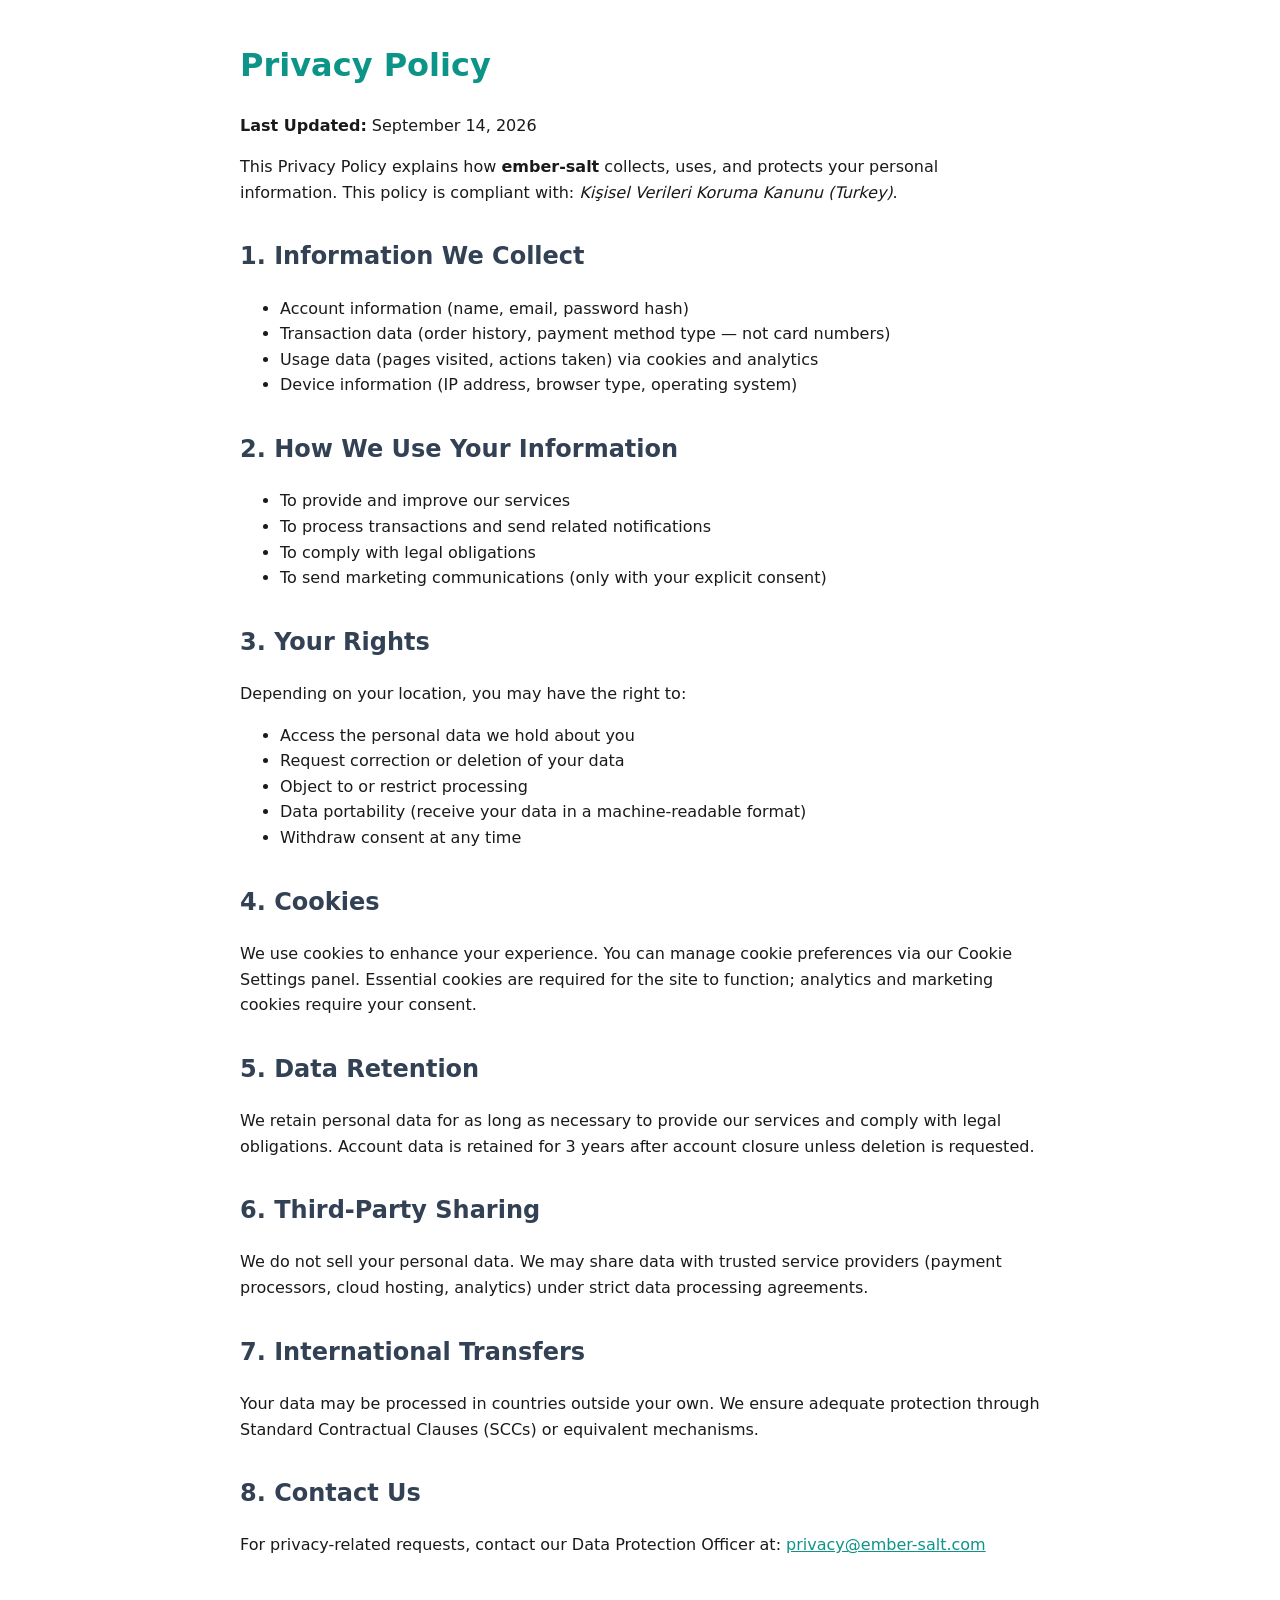
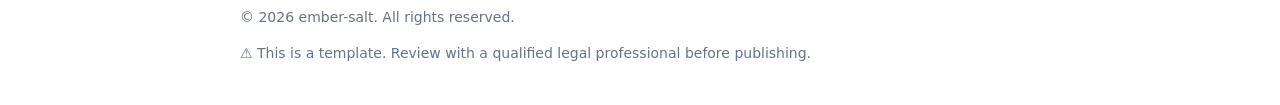
<file: privacy-policy.html>
<!doctype html>
<html lang="en">
  <head>
    <meta charset="UTF-8" />
    <meta name="viewport" content="width=device-width, initial-scale=1.0" />
    <title>Privacy Policy — ember-salt</title>
    <style>
      body {
        font-family: system-ui, sans-serif;
        max-width: 800px;
        margin: 40px auto;
        padding: 0 20px;
        line-height: 1.6;
        color: #1a1a1a;
      }
      h1 {
        color: #0d9488;
      }
      h2 {
        color: #334155;
        margin-top: 2rem;
      }
      a {
        color: #0d9488;
      }
      footer {
        margin-top: 3rem;
        color: #64748b;
        font-size: 0.875rem;
      }
    </style>
  </head>
  <body>
    <h1>Privacy Policy</h1>
    <p><strong>Last Updated:</strong> September 14, 2026</p>
    <p>
      This Privacy Policy explains how <strong>ember-salt</strong> collects, uses, and protects your
      personal information. This policy is compliant with:
      <em>Kişisel Verileri Koruma Kanunu (Turkey)</em>.
    </p>

    <h2>1. Information We Collect</h2>
    <ul>
      <li>Account information (name, email, password hash)</li>
      <li>Transaction data (order history, payment method type — not card numbers)</li>
      <li>Usage data (pages visited, actions taken) via cookies and analytics</li>
      <li>Device information (IP address, browser type, operating system)</li>
    </ul>

    <h2>2. How We Use Your Information</h2>
    <ul>
      <li>To provide and improve our services</li>
      <li>To process transactions and send related notifications</li>
      <li>To comply with legal obligations</li>
      <li>To send marketing communications (only with your explicit consent)</li>
    </ul>

    <h2>3. Your Rights</h2>
    <p>Depending on your location, you may have the right to:</p>
    <ul>
      <li>Access the personal data we hold about you</li>
      <li>Request correction or deletion of your data</li>
      <li>Object to or restrict processing</li>
      <li>Data portability (receive your data in a machine-readable format)</li>
      <li>Withdraw consent at any time</li>
    </ul>

    <h2>4. Cookies</h2>
    <p>
      We use cookies to enhance your experience. You can manage cookie preferences via our Cookie
      Settings panel. Essential cookies are required for the site to function; analytics and
      marketing cookies require your consent.
    </p>

    <h2>5. Data Retention</h2>
    <p>
      We retain personal data for as long as necessary to provide our services and comply with legal
      obligations. Account data is retained for 3 years after account closure unless deletion is
      requested.
    </p>

    <h2>6. Third-Party Sharing</h2>
    <p>
      We do not sell your personal data. We may share data with trusted service providers (payment
      processors, cloud hosting, analytics) under strict data processing agreements.
    </p>

    <h2>7. International Transfers</h2>
    <p>
      Your data may be processed in countries outside your own. We ensure adequate protection
      through Standard Contractual Clauses (SCCs) or equivalent mechanisms.
    </p>

    <h2>8. Contact Us</h2>
    <p>
      For privacy-related requests, contact our Data Protection Officer at:
      <a href="mailto:privacy@ember-salt.com"> privacy@ember-salt.com </a>
    </p>

    <footer>
      <p>© 2026 ember-salt. All rights reserved.</p>
      <p>⚠️ This is a template. Review with a qualified legal professional before publishing.</p>
    </footer>
  </body>
</html>
</file>
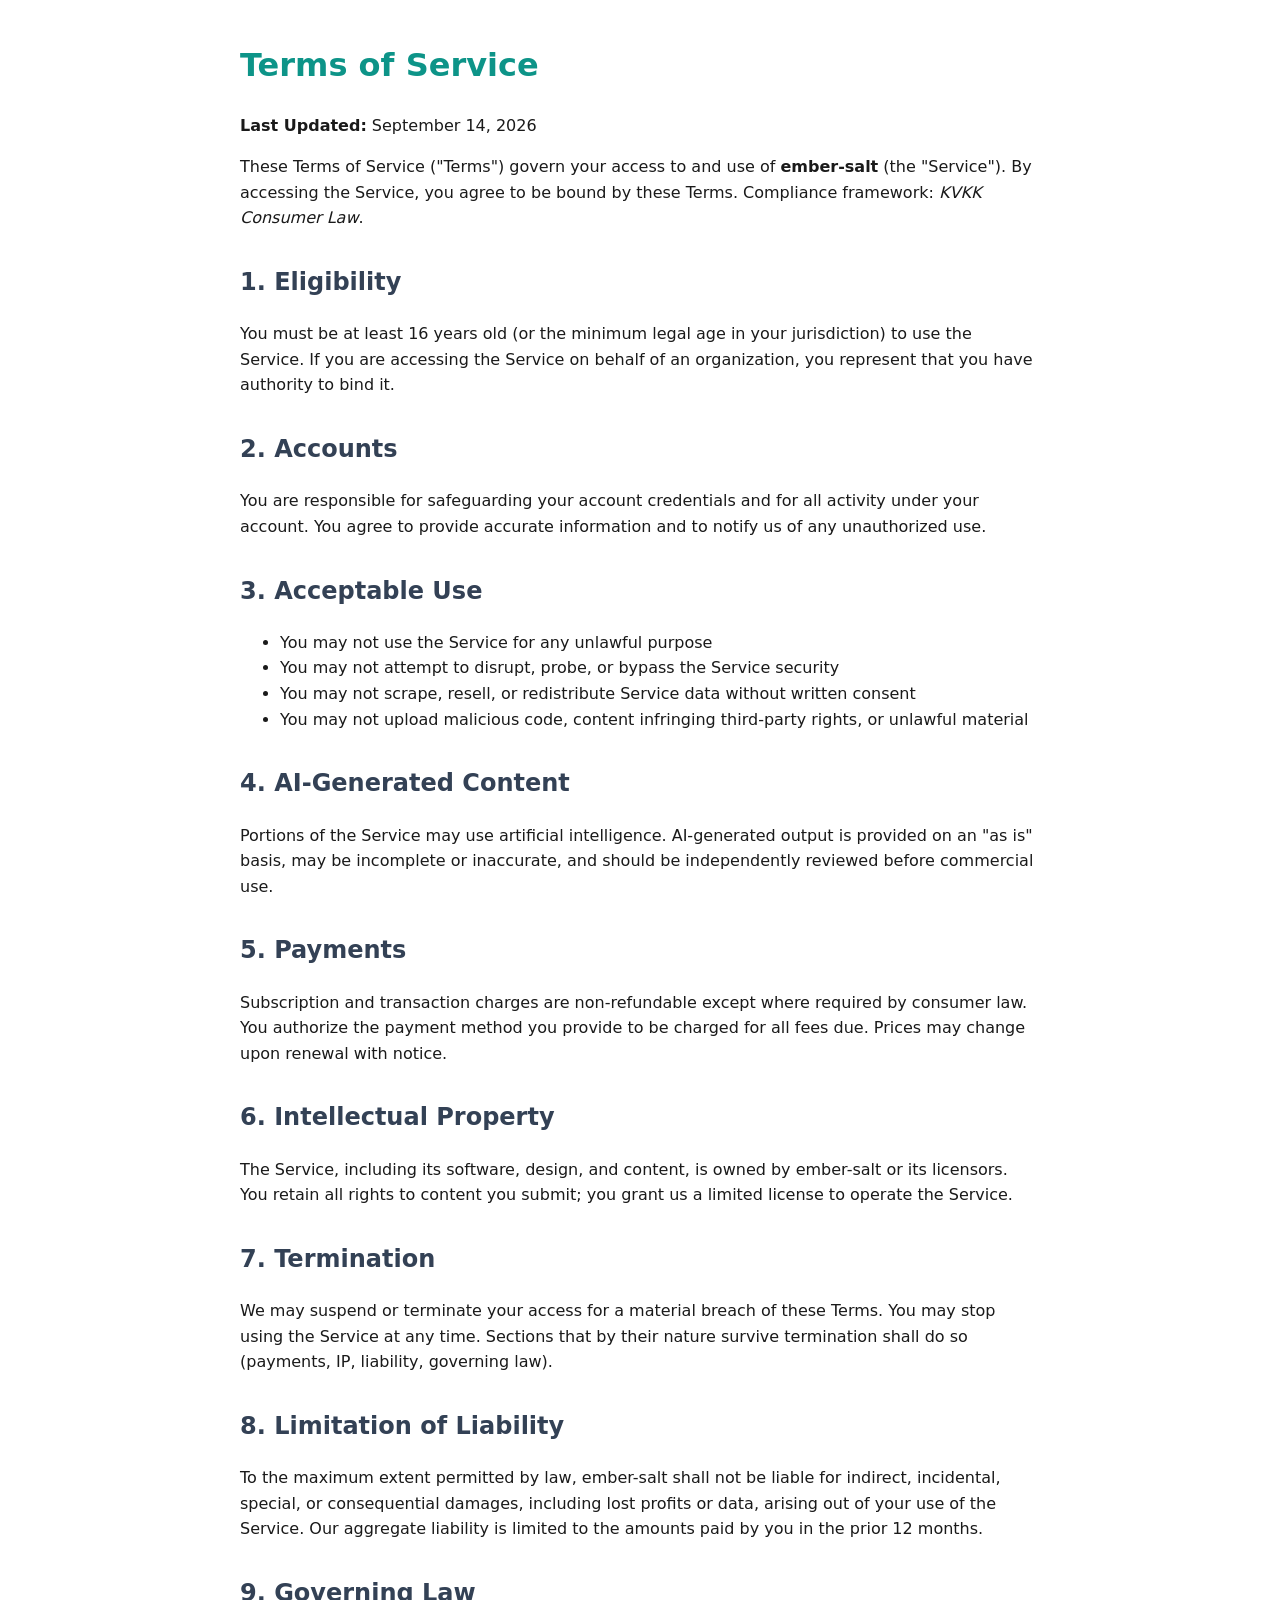
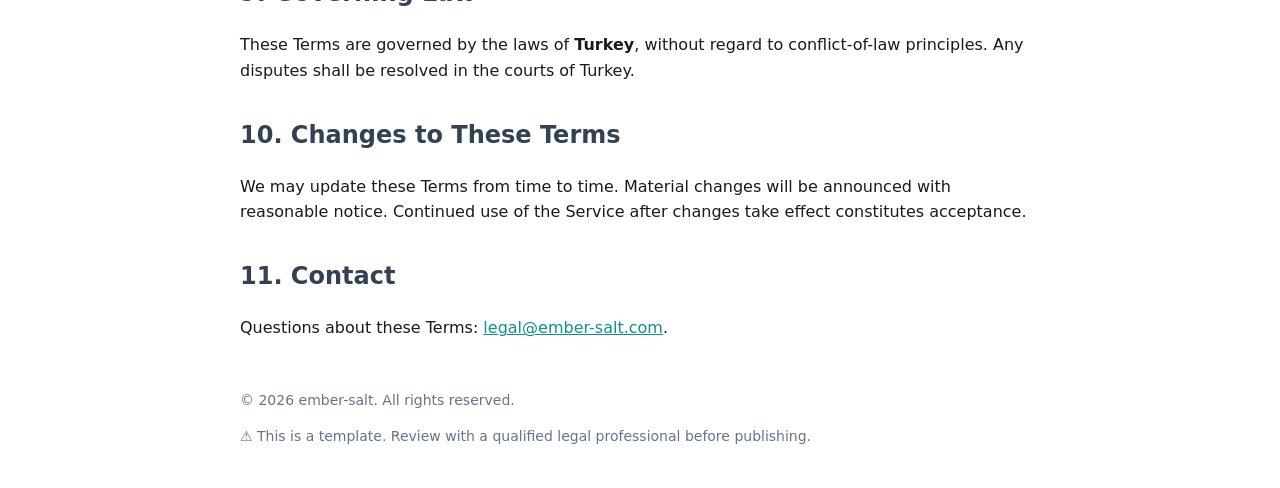
<file: terms-of-service.html>
<!doctype html>
<html lang="en">
  <head>
    <meta charset="UTF-8" />
    <meta name="viewport" content="width=device-width, initial-scale=1.0" />
    <title>Terms of Service — ember-salt</title>
    <style>
      body {
        font-family: system-ui, sans-serif;
        max-width: 800px;
        margin: 40px auto;
        padding: 0 20px;
        line-height: 1.6;
        color: #1a1a1a;
      }
      h1 {
        color: #0d9488;
      }
      h2 {
        color: #334155;
        margin-top: 2rem;
      }
      a {
        color: #0d9488;
      }
      footer {
        margin-top: 3rem;
        color: #64748b;
        font-size: 0.875rem;
      }
    </style>
  </head>
  <body>
    <h1>Terms of Service</h1>
    <p><strong>Last Updated:</strong> September 14, 2026</p>
    <p>
      These Terms of Service ("Terms") govern your access to and use of
      <strong>ember-salt</strong> (the "Service"). By accessing the Service, you agree to be bound
      by these Terms. Compliance framework: <em>KVKK Consumer Law</em>.
    </p>

    <h2>1. Eligibility</h2>
    <p>
      You must be at least 16 years old (or the minimum legal age in your jurisdiction) to use the
      Service. If you are accessing the Service on behalf of an organization, you represent that you
      have authority to bind it.
    </p>

    <h2>2. Accounts</h2>
    <p>
      You are responsible for safeguarding your account credentials and for all activity under your
      account. You agree to provide accurate information and to notify us of any unauthorized use.
    </p>

    <h2>3. Acceptable Use</h2>
    <ul>
      <li>You may not use the Service for any unlawful purpose</li>
      <li>You may not attempt to disrupt, probe, or bypass the Service security</li>
      <li>You may not scrape, resell, or redistribute Service data without written consent</li>
      <li>
        You may not upload malicious code, content infringing third-party rights, or unlawful
        material
      </li>
    </ul>

    <h2>4. AI-Generated Content</h2>
    <p>
      Portions of the Service may use artificial intelligence. AI-generated output is provided on an
      "as is" basis, may be incomplete or inaccurate, and should be independently reviewed before
      commercial use.
    </p>

    <h2>5. Payments</h2>
    <p>
      Subscription and transaction charges are non-refundable except where required by consumer law.
      You authorize the payment method you provide to be charged for all fees due. Prices may change
      upon renewal with notice.
    </p>

    <h2>6. Intellectual Property</h2>
    <p>
      The Service, including its software, design, and content, is owned by ember-salt or its
      licensors. You retain all rights to content you submit; you grant us a limited license to
      operate the Service.
    </p>

    <h2>7. Termination</h2>
    <p>
      We may suspend or terminate your access for a material breach of these Terms. You may stop
      using the Service at any time. Sections that by their nature survive termination shall do so
      (payments, IP, liability, governing law).
    </p>

    <h2>8. Limitation of Liability</h2>
    <p>
      To the maximum extent permitted by law, ember-salt shall not be liable for indirect,
      incidental, special, or consequential damages, including lost profits or data, arising out of
      your use of the Service. Our aggregate liability is limited to the amounts paid by you in the
      prior 12 months.
    </p>

    <h2>9. Governing Law</h2>
    <p>
      These Terms are governed by the laws of <strong>Turkey</strong>, without regard to
      conflict-of-law principles. Any disputes shall be resolved in the courts of Turkey.
    </p>

    <h2>10. Changes to These Terms</h2>
    <p>
      We may update these Terms from time to time. Material changes will be announced with
      reasonable notice. Continued use of the Service after changes take effect constitutes
      acceptance.
    </p>

    <h2>11. Contact</h2>
    <p>
      Questions about these Terms: <a href="mailto:legal@ember-salt.com">legal@ember-salt.com</a>.
    </p>

    <footer>
      <p>© 2026 ember-salt. All rights reserved.</p>
      <p>⚠️ This is a template. Review with a qualified legal professional before publishing.</p>
    </footer>
  </body>
</html>
</file>
